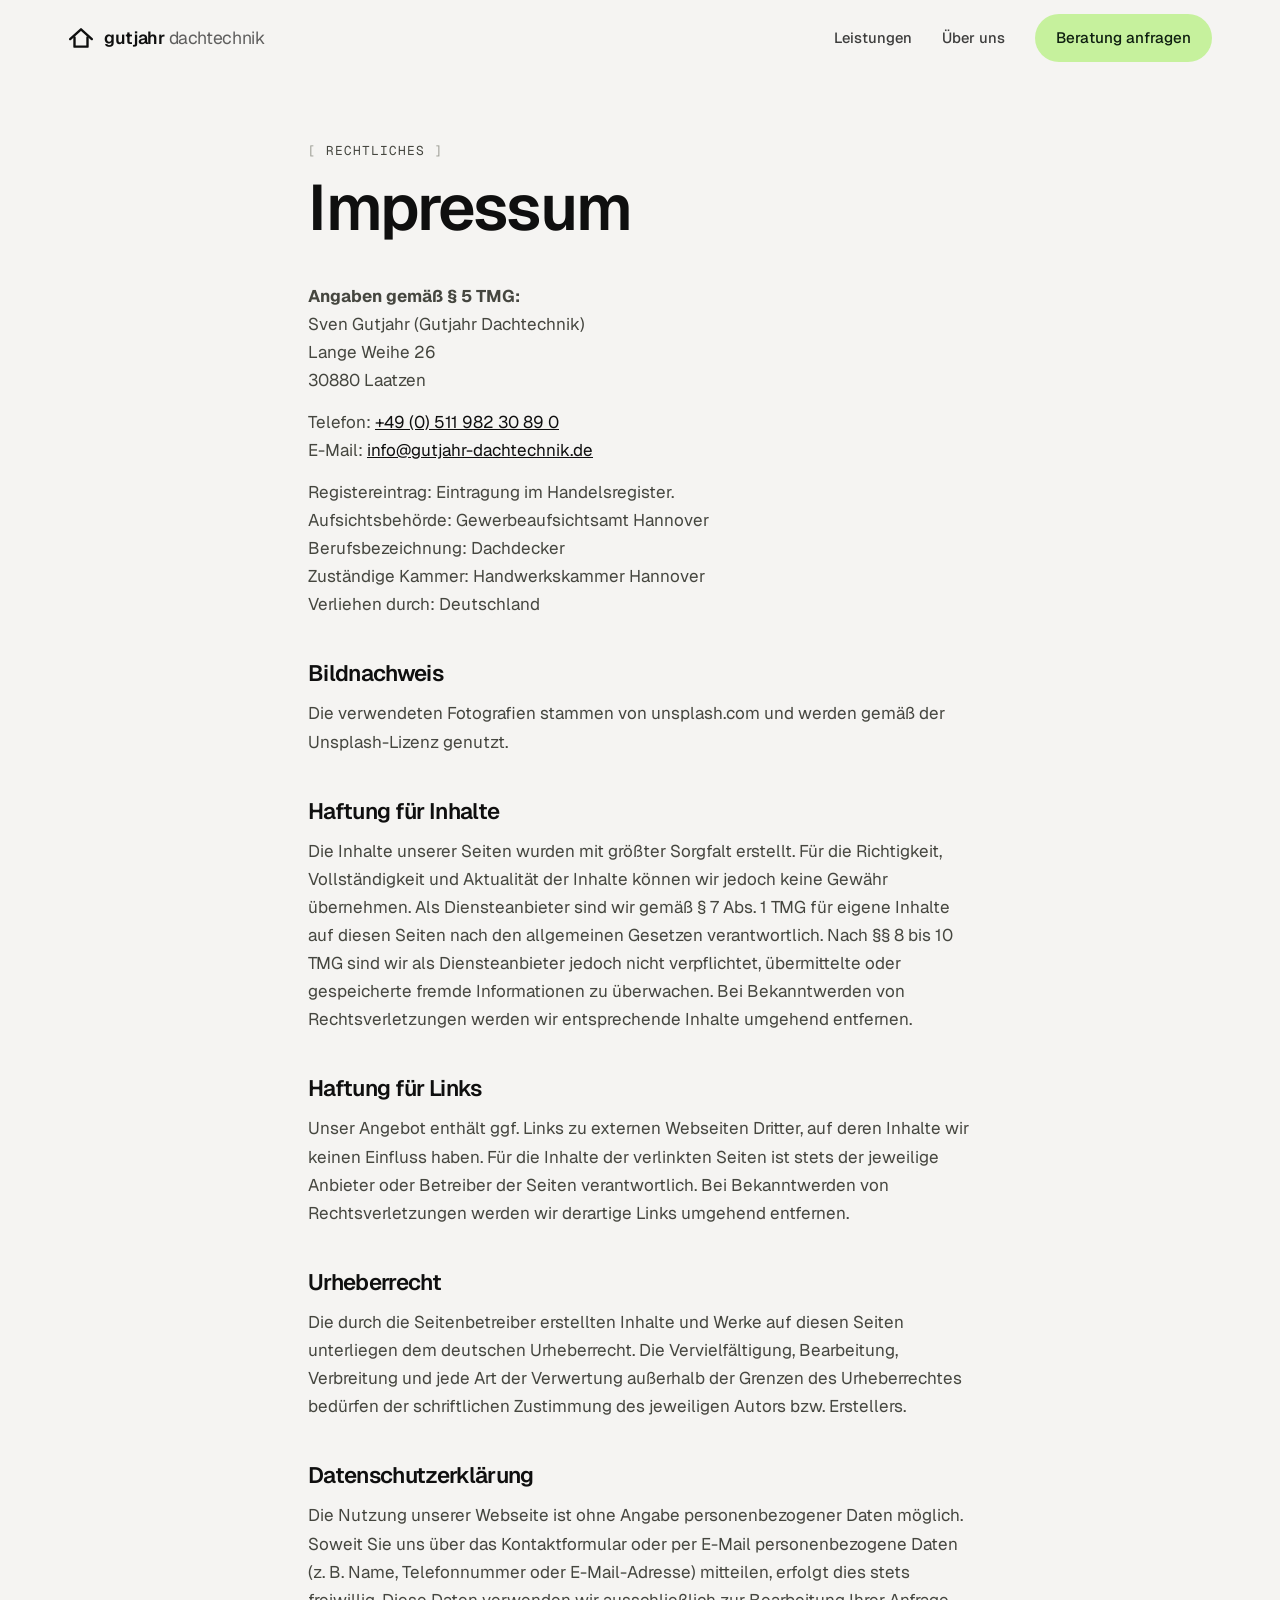
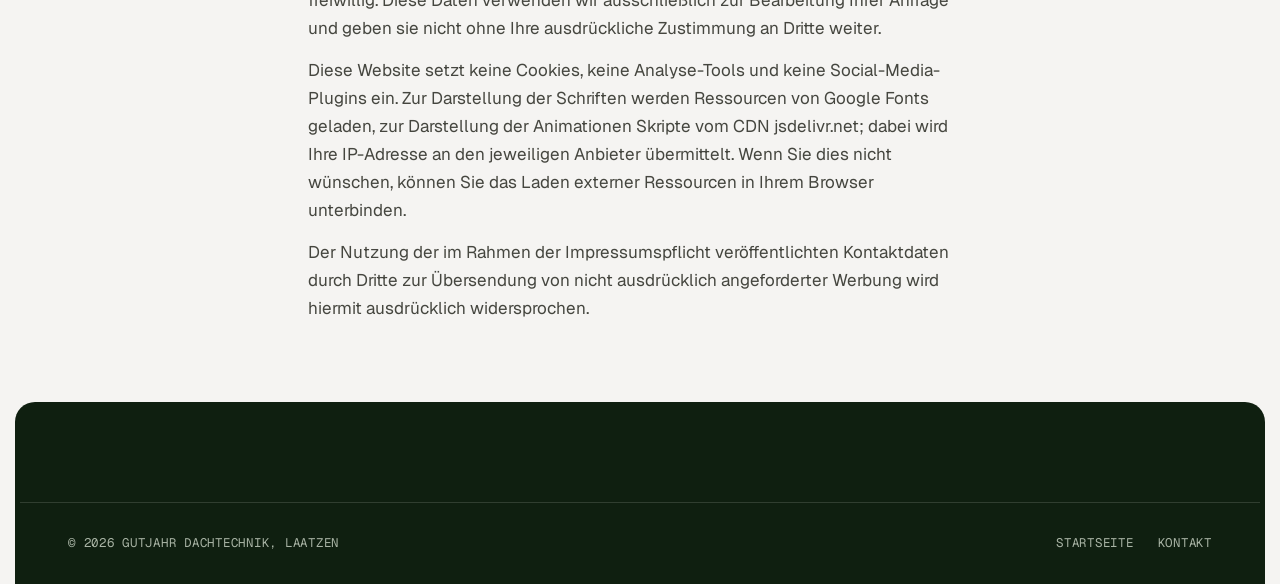
<file: impressum.html>
<!DOCTYPE html>
<html lang="de">
<head>
<meta charset="utf-8">
<meta name="viewport" content="width=device-width, initial-scale=1">
<meta name="color-scheme" content="only light">
<title>Impressum &amp; Datenschutz – Gutjahr Dachtechnik</title>
<meta name="robots" content="noindex, follow">
<link rel="preconnect" href="https://fonts.googleapis.com">
<link rel="preconnect" href="https://fonts.gstatic.com" crossorigin>
<link href="https://fonts.googleapis.com/css2?family=Geist:wght@400;500;600;700&family=Geist+Mono:wght@400;500&display=swap" rel="stylesheet">
<link rel="stylesheet" href="css/style.css?v=3">
</head>
<body>

<a class="skip-link" href="#inhalt">Zum Inhalt springen</a>

<header class="site-header is-scrolled">
  <div class="header-inner">
    <a href="index.html" class="wordmark" aria-label="Gutjahr Dachtechnik – Startseite">
      <span class="wordmark-mark" aria-hidden="true"><svg viewBox="0 0 24 24" fill="none" stroke="currentColor" stroke-width="2.2" stroke-linecap="round" stroke-linejoin="round"><path d="M2 13 12 4l10 9"/><path d="M6 11.5V20h12v-8.5"/></svg></span>
      <span class="wordmark-text">gutjahr<em>dachtechnik</em></span>
    </a>
    <nav class="main-nav" id="main-nav" aria-label="Hauptnavigation">
      <a href="index.html#leistungen">Leistungen</a>
      <a href="index.html#ueber-uns">Über uns</a>
      <a class="nav-cta" href="index.html#kontakt">Kontakt</a>
    </nav>
    <a class="pill pill-lime header-cta" href="index.html#kontakt">Beratung anfragen</a>
    <button class="nav-toggle" id="nav-toggle" aria-expanded="false" aria-controls="main-nav" aria-label="Menü öffnen">
      <span></span><span></span>
    </button>
  </div>
</header>

<main id="inhalt">
  <div class="container legal-page">
    <p class="eyebrow"><span class="eyebrow-bracket">[</span> rechtliches <span class="eyebrow-bracket">]</span></p>
    <h1>Impressum</h1>

    <p><strong>Angaben gemäß §&nbsp;5 TMG:</strong><br>
    Sven Gutjahr (Gutjahr Dachtechnik)<br>
    Lange Weihe 26<br>
    30880 Laatzen</p>

    <p>Telefon: <a href="tel:+4951198230890">+49 (0) 511 982 30 89 0</a><br>
    E-Mail: <a href="mailto:info@gutjahr-dachtechnik.de">info@gutjahr-dachtechnik.de</a></p>

    <p>Registereintrag: Eintragung im Handelsregister.<br>
    Aufsichtsbehörde: Gewerbeaufsichtsamt Hannover<br>
    Berufsbezeichnung: Dachdecker<br>
    Zuständige Kammer: Handwerkskammer Hannover<br>
    Verliehen durch: Deutschland</p>

    <h2>Bildnachweis</h2>
    <p>Die verwendeten Fotografien stammen von unsplash.com und werden gemäß der
    Unsplash-Lizenz genutzt.</p>

    <h2>Haftung für Inhalte</h2>
    <p>Die Inhalte unserer Seiten wurden mit größter Sorgfalt erstellt. Für die Richtigkeit,
    Vollständigkeit und Aktualität der Inhalte können wir jedoch keine Gewähr übernehmen.
    Als Diensteanbieter sind wir gemäß §&nbsp;7 Abs.&nbsp;1 TMG für eigene Inhalte auf diesen Seiten
    nach den allgemeinen Gesetzen verantwortlich. Nach §§&nbsp;8 bis 10 TMG sind wir als
    Diensteanbieter jedoch nicht verpflichtet, übermittelte oder gespeicherte fremde
    Informationen zu überwachen. Bei Bekanntwerden von Rechtsverletzungen werden wir
    entsprechende Inhalte umgehend entfernen.</p>

    <h2>Haftung für Links</h2>
    <p>Unser Angebot enthält ggf. Links zu externen Webseiten Dritter, auf deren Inhalte wir
    keinen Einfluss haben. Für die Inhalte der verlinkten Seiten ist stets der jeweilige
    Anbieter oder Betreiber der Seiten verantwortlich. Bei Bekanntwerden von
    Rechtsverletzungen werden wir derartige Links umgehend entfernen.</p>

    <h2>Urheberrecht</h2>
    <p>Die durch die Seitenbetreiber erstellten Inhalte und Werke auf diesen Seiten unterliegen
    dem deutschen Urheberrecht. Die Vervielfältigung, Bearbeitung, Verbreitung und jede Art
    der Verwertung außerhalb der Grenzen des Urheberrechtes bedürfen der schriftlichen
    Zustimmung des jeweiligen Autors bzw. Erstellers.</p>

    <h2 id="datenschutz">Datenschutzerklärung</h2>
    <p>Die Nutzung unserer Webseite ist ohne Angabe personenbezogener Daten möglich. Soweit
    Sie uns über das Kontaktformular oder per E-Mail personenbezogene Daten (z.&nbsp;B. Name,
    Telefonnummer oder E-Mail-Adresse) mitteilen, erfolgt dies stets freiwillig. Diese Daten
    verwenden wir ausschließlich zur Bearbeitung Ihrer Anfrage und geben sie nicht ohne Ihre
    ausdrückliche Zustimmung an Dritte weiter.</p>
    <p>Diese Website setzt keine Cookies, keine Analyse-Tools und keine Social-Media-Plugins
    ein. Zur Darstellung der Schriften werden Ressourcen von Google Fonts geladen, zur
    Darstellung der Animationen Skripte vom CDN jsdelivr.net; dabei wird Ihre IP-Adresse an
    den jeweiligen Anbieter übermittelt. Wenn Sie dies nicht wünschen, können Sie das Laden
    externer Ressourcen in Ihrem Browser unterbinden.</p>
    <p>Der Nutzung der im Rahmen der Impressumspflicht veröffentlichten Kontaktdaten durch
    Dritte zur Übersendung von nicht ausdrücklich angeforderter Werbung wird hiermit
    ausdrücklich widersprochen.</p>
  </div>
</main>

<footer class="site-footer" style="margin-top:80px">
  <div class="container footer-bottom">
    <p class="mono-label">© <span id="year">2026</span> Gutjahr Dachtechnik, Laatzen</p>
    <div class="footer-legal">
      <a class="mono-label" href="index.html">Startseite</a>
      <a class="mono-label" href="index.html#kontakt">Kontakt</a>
    </div>
  </div>
</footer>

<script src="js/main.js"></script>
</body>
</html>
</file>
<file: css/style.css>
/* ==========================================================================
   GUTJAHR DACHTECHNIK — Redesign v2 "Alethia"
   Design language: off-white / deep forest / lime — Geist + Geist Mono
   ========================================================================== */

:root {
  /* Farb-Tokens (alethia.earth Sprache) */
  --bg:        #f5f4f2;
  --ink:       #0f0f0f;
  --ink-soft:  #45463f;
  --mute:      #5d5e56;
  --forest:    #0f1f10;
  --forest-2:  #16281a;
  --lime:      #c6f19d;
  --lime-soft: rgba(198, 241, 157, .14);
  --line:      #e0e0e0;
  --line-dark: rgba(245, 244, 242, .14);
  --white:     #ffffff;
  --on-dark:   #eef1ea;
  --on-dark-mute: #a8b3a4;

  /* Typo */
  --font-sans: "Geist", "Segoe UI", system-ui, sans-serif;
  --font-mono: "Geist Mono", "Consolas", monospace;

  /* Layout */
  --container: 1240px;
  --pad: clamp(20px, 4vw, 48px);
  --radius: 20px;
  --radius-sm: 12px;

  --ease-out: cubic-bezier(.22, 1, .36, 1);
}

/* ===== Reset / Basis ===== */
*, *::before, *::after { box-sizing: border-box; margin: 0; padding: 0; }

html { scroll-behavior: smooth; }
html.lenis, html.lenis body { height: auto; }
.lenis.lenis-smooth { scroll-behavior: auto !important; }

body {
  font-family: var(--font-sans);
  font-size: 17px;
  line-height: 1.65;
  color: var(--ink);
  background: var(--bg);
  -webkit-font-smoothing: antialiased;
  overflow-x: clip;
}

img { max-width: 100%; height: auto; display: block; }
a { color: inherit; }

h1, h2, h3 { font-weight: 600; letter-spacing: -0.03em; line-height: 1.04; text-wrap: balance; }
h1 { font-size: clamp(3rem, 9vw, 7rem); }
h2 { font-size: clamp(2.2rem, 5.5vw, 4.4rem); }
h3 { font-size: clamp(1.25rem, 2vw, 1.6rem); letter-spacing: -0.02em; line-height: 1.2; }

.container { max-width: var(--container); margin-inline: auto; padding-inline: var(--pad); }
.section { padding-block: clamp(90px, 12vw, 170px); }

::selection { background: var(--lime); color: var(--forest); }

/* ===== Utility: Mono-Labels (alethia signature) ===== */
.mono-label {
  font-family: var(--font-mono);
  font-size: 0.78rem;
  font-weight: 400;
  letter-spacing: 0.06em;
  text-transform: uppercase;
  color: var(--mute);
}

.eyebrow {
  font-family: var(--font-mono);
  font-size: 0.8rem;
  letter-spacing: 0.08em;
  text-transform: uppercase;
  color: var(--ink-soft);
  margin-bottom: clamp(20px, 3vw, 36px);
}
.eyebrow-bracket { color: #9b9c93; }
.eyebrow-lime { color: var(--lime); }
.eyebrow-lime .eyebrow-bracket { color: rgba(198, 241, 157, .5); }
.eyebrow-dark { color: var(--forest); }
.eyebrow-dark .eyebrow-bracket { color: rgba(15, 31, 16, .45); }

/* Status-Punkt mit Puls (alethia "Status Indicator") */
.status-row { display: inline-flex; align-items: center; gap: 10px; }
.status-dot {
  width: 8px; height: 8px; border-radius: 50%;
  background: var(--lime);
  box-shadow: 0 0 0 0 rgba(198, 241, 157, .6);
  animation: pulse 2.4s var(--ease-out) infinite;
  flex: none;
}
.section-dark .status-dot,
.hero .status-dot,
.site-footer .status-dot { background: var(--lime); }
.kontakt .status-dot { background: #6fae3f; box-shadow: 0 0 0 0 rgba(111, 174, 63, .5); }
@keyframes pulse {
  0%   { box-shadow: 0 0 0 0 rgba(198, 241, 157, .55); }
  70%  { box-shadow: 0 0 0 12px rgba(198, 241, 157, 0); }
  100% { box-shadow: 0 0 0 0 rgba(198, 241, 157, 0); }
}

/* ===== Pills / Buttons ===== */
.pill {
  display: inline-flex; align-items: center; gap: 10px;
  font-family: var(--font-sans);
  font-size: 0.95rem; font-weight: 500;
  padding: 14px 26px;
  border-radius: 999px;
  border: 1px solid transparent;
  text-decoration: none;
  cursor: pointer;
  transition: transform .35s var(--ease-out), background .25s, color .25s, border-color .25s;
  min-height: 48px;
}
.pill:hover { transform: translateY(-2px); }
.pill-arrow { display: inline-block; transition: transform .35s var(--ease-out); }
.pill:hover .pill-arrow { transform: translateX(4px); }

.pill-lime  { background: var(--lime); color: var(--forest); }
.pill-lime:hover { background: #d3f5b2; }
.pill-ghost { background: rgba(245, 244, 242, .08); color: var(--on-dark); border-color: rgba(245, 244, 242, .28); backdrop-filter: blur(6px); }
.pill-ghost:hover { border-color: rgba(245, 244, 242, .6); }
.pill-dark  { background: var(--forest); color: var(--on-dark); }
.pill-dark:hover { background: #1c3320; }
.pill-ghost-dark { background: transparent; color: var(--forest); border-color: rgba(15, 31, 16, .35); }
.pill-ghost-dark:hover { border-color: var(--forest); }

/* ===== Skip-Link / Scroll-Progress ===== */
.skip-link {
  position: fixed; top: -60px; left: 16px; z-index: 200;
  background: var(--forest); color: var(--on-dark);
  padding: 12px 20px; border-radius: 8px;
  transition: top .2s;
}
.skip-link:focus { top: 12px; }

.scroll-progress {
  position: fixed; top: 0; left: 0; z-index: 120;
  width: 100%; height: 2px;
  background: var(--lime);
  transform-origin: 0 50%;
  transform: scaleX(0);
}

/* ===== Header ===== */
.site-header {
  position: fixed; inset-inline: 0; top: 0; z-index: 100;
  transition: transform .45s var(--ease-out), background .3s, border-color .3s;
  border-bottom: 1px solid transparent;
}
.site-header.is-scrolled {
  background: rgba(245, 244, 242, .82);
  backdrop-filter: blur(14px);
  border-bottom-color: var(--line);
}
.site-header.is-hidden { transform: translateY(-105%); }
.site-header.on-dark:not(.is-scrolled) { color: var(--on-dark); }

.header-inner {
  max-width: var(--container); margin-inline: auto; padding-inline: var(--pad);
  display: flex; align-items: center; gap: 28px;
  height: 76px;
}

.wordmark { display: inline-flex; align-items: center; gap: 10px; text-decoration: none; }
.wordmark-mark { width: 26px; height: 26px; color: currentColor; }
.wordmark-mark svg { width: 100%; height: 100%; }
.wordmark-text { font-weight: 600; font-size: 1.1rem; letter-spacing: -0.02em; }
.wordmark-text em { font-style: normal; font-weight: 400; opacity: .65; margin-left: 4px; }

.main-nav { display: flex; align-items: center; gap: 26px; margin-left: auto; }
.main-nav a {
  font-size: 0.92rem; font-weight: 500; text-decoration: none;
  opacity: .8; transition: opacity .2s;
  padding: 10px 2px;
  white-space: nowrap;
}
.main-nav a:hover { opacity: 1; }
.nav-idx {
  font-family: var(--font-mono); font-size: 0.65rem;
  vertical-align: super; margin-right: 4px; opacity: .55;
}
.main-nav .nav-cta { display: none; }
.header-cta { padding: 10px 20px; min-height: 44px; }

.nav-toggle {
  display: none; margin-left: auto;
  width: 48px; height: 48px;
  background: none; border: 0; cursor: pointer;
  flex-direction: column; justify-content: center; align-items: center; gap: 7px;
}
.nav-toggle span {
  width: 26px; height: 2px; background: currentColor;
  transition: transform .3s var(--ease-out);
}
.nav-toggle[aria-expanded="true"] span:first-child { transform: translateY(4.5px) rotate(45deg); }
.nav-toggle[aria-expanded="true"] span:last-child { transform: translateY(-4.5px) rotate(-45deg); }

@media (max-width: 900px) {
  .header-cta { display: none; }
  .nav-toggle { display: flex; }
  .main-nav {
    position: fixed; inset: 0; z-index: 1;
    flex-direction: column; justify-content: center; gap: 8px;
    background: var(--forest); color: var(--on-dark);
    opacity: 0; visibility: hidden;
    transition: opacity .35s var(--ease-out), visibility .35s;
  }
  /* Logo und Schließen-Button über dem Overlay halten */
  .wordmark, .nav-toggle { position: relative; z-index: 2; }
  .main-nav.is-open { opacity: 1; visibility: visible; }
  .main-nav a { font-size: 1.7rem; font-weight: 600; opacity: 1; padding: 12px; }
  .main-nav .nav-cta { display: block; color: var(--lime); }
  .site-header.nav-open { color: var(--on-dark); background: transparent; border-bottom-color: transparent; }
}

/* ===== Hero ===== */
.hero {
  position: relative;
  min-height: 100svh;
  display: flex; flex-direction: column; justify-content: center;
  color: var(--on-dark);
  background: var(--forest);
  overflow: clip;
}
.hero-bg { position: absolute; inset: 0; }
.hero-bg img {
  width: 100%; height: 100%; object-fit: cover;
  opacity: .5; filter: saturate(.55) brightness(.85);
  transform: scale(1.08);
}
#hero-canvas { position: absolute; inset: 0; width: 100%; height: 100%; }
.hero-shade {
  position: absolute; inset: 0;
  background:
    linear-gradient(180deg, rgba(15,31,16,.55) 0%, rgba(15,31,16,.25) 40%, rgba(15,31,16,.82) 100%),
    radial-gradient(90% 70% at 20% 60%, rgba(15,31,16,.55), transparent 70%);
}

.hero-inner {
  position: relative; z-index: 2;
  max-width: var(--container); width: 100%;
  margin-inline: auto; padding-inline: var(--pad);
  padding-top: 90px;
}
.hero .status-row { margin-bottom: 26px; }
.hero .mono-label { color: var(--lime); }
.hero h1 { max-width: 12ch; }
.hero-lead {
  max-width: 54ch;
  margin-top: 28px;
  font-size: clamp(1.02rem, 1.4vw, 1.2rem);
  color: rgba(238, 241, 234, .82);
}
.hero-actions { display: flex; flex-wrap: wrap; gap: 14px; margin-top: 38px; }

.hero-data {
  position: relative; z-index: 2;
  max-width: var(--container); width: 100%;
  margin-inline: auto; padding-inline: var(--pad);
  margin-top: auto;
  padding-block: 26px;
  display: flex; flex-wrap: wrap; gap: 14px 36px;
  border-top: 1px solid var(--line-dark);
  font-family: var(--font-mono); font-size: 0.72rem;
  letter-spacing: 0.07em; text-transform: uppercase;
  color: var(--on-dark-mute);
}
.hero-data .hero-scroll { margin-left: auto; }
.hero-scroll i { font-style: normal; display: inline-block; animation: bob 2s ease-in-out infinite; }
@keyframes bob { 50% { transform: translateY(4px); } }

/* ===== Trust strip: Marquee, reagiert auf Scroll-Geschwindigkeit ===== */
.trust-strip {
  border-bottom: 1px solid var(--line);
  background: var(--bg);
  overflow: clip;
  padding-block: 22px;
}
.trust-track {
  display: flex; width: max-content;
  will-change: transform;
}
.trust-seg {
  display: flex; align-items: center; gap: 22px;
  padding-right: 22px;
  white-space: nowrap;
  flex: none;
}
.trust-seg i {
  font-style: normal; font-family: var(--font-mono);
  color: #9b9c93; font-size: 0.9rem;
}
/* Fallback ohne GSAP: konstante CSS-Animation */
@keyframes marquee { to { transform: translateX(-50%); } }
html.io-motion .trust-track { animation: marquee 28s linear infinite; }

/* ===== Vision ===== */
.vision { text-align: left; }
.vision-statement {
  font-size: clamp(1.7rem, 3.6vw, 3rem);
  font-weight: 500; letter-spacing: -0.025em; line-height: 1.28;
  max-width: 24ch; text-wrap: balance;
  color: var(--ink);
}
.vision-statement .w { opacity: .12; }
.vision-sign { display: block; margin-top: 36px; }

/* ===== Sections common ===== */
.section-head { margin-bottom: clamp(48px, 7vw, 90px); }
.section-head h2 { max-width: 16ch; }
.head-dim { color: #a3a49b; }
.head-lime { color: var(--lime); }
.section-lead {
  max-width: 58ch; margin-top: 28px;
  font-size: clamp(1rem, 1.3vw, 1.15rem);
}

/* ===== Leistungen ===== */
.section-services { background: var(--bg); }

.services-layout {
  display: grid;
  grid-template-columns: minmax(320px, 460px) 1fr;
  gap: clamp(40px, 6vw, 90px);
  align-items: start;
}

.services-preview {
  position: sticky; top: 110px;
  border-radius: var(--radius);
  overflow: hidden;
  aspect-ratio: 4 / 4.6;
  background: var(--forest);
}
.services-preview img {
  position: absolute; inset: 0;
  width: 100%; height: 100%; object-fit: cover;
  opacity: 0; transform: scale(1.06);
  transition: opacity .6s var(--ease-out), transform .8s var(--ease-out);
}
.services-preview img.is-active { opacity: 1; transform: scale(1); }
.services-preview figcaption {
  position: absolute; left: 18px; bottom: 16px; z-index: 2;
  background: rgba(15, 31, 16, .72); color: var(--lime);
  backdrop-filter: blur(8px);
  padding: 8px 14px; border-radius: 999px;
}

.services-list { border-top: 1px solid var(--line); }
.service-row {
  position: relative;
  display: grid;
  grid-template-columns: 64px 1fr 40px;
  gap: 18px;
  padding: clamp(24px, 3vw, 36px) 8px;
  border-bottom: 1px solid var(--line);
  cursor: pointer;
  transition: background .3s;
}
.service-row:hover, .service-row.is-active { background: rgba(255, 255, 255, .75); }
.service-num { padding-top: 6px; color: #9b9c93; transition: color .3s; }
.service-row.is-active .service-num { color: var(--ink); }
.service-body p {
  margin-top: 10px; max-width: 52ch;
  color: var(--mute); font-size: 0.98rem;
}
.service-thumb { display: none; }
.service-arrow {
  justify-self: end; align-self: start;
  font-size: 1.2rem; color: #9b9c93;
  transition: transform .35s var(--ease-out), color .3s;
}
.service-row:hover .service-arrow, .service-row.is-active .service-arrow {
  color: var(--ink); transform: translate(3px, -3px);
}

@media (max-width: 960px) {
  .services-layout { grid-template-columns: 1fr; }
  .services-preview { display: none; }
  .service-row { grid-template-columns: 48px 1fr; }
  .service-arrow { display: none; }
  .service-thumb {
    display: block; margin-top: 16px;
    border-radius: var(--radius-sm); overflow: hidden;
    aspect-ratio: 16 / 9;
  }
  .service-thumb img { width: 100%; height: 100%; object-fit: cover; }
}

/* ===== Energieberatung (dark) ===== */
.section-dark {
  background: var(--forest);
  color: var(--on-dark);
  border-radius: var(--radius);
  margin-inline: clamp(8px, 1.2vw, 16px);
}
.section-dark .section-lead { color: var(--on-dark-mute); }
.section-dark .mono-label { color: var(--on-dark-mute); }

.steps {
  position: relative;
  display: grid;
  grid-template-columns: repeat(4, 1fr);
  gap: clamp(20px, 3vw, 40px);
  padding-top: 40px;
}
.steps-progress {
  position: absolute; top: 0; left: 0; right: 0;
  height: 1px; background: var(--line-dark);
}
.steps-progress i {
  display: block; height: 100%; width: 100%;
  background: var(--lime);
  transform-origin: 0 50%; transform: scaleX(0);
}
.step { padding-top: 6px; }
.step-num { color: var(--lime) !important; margin-bottom: 14px; }
.step h3 { color: var(--on-dark); }
.step p { margin-top: 10px; color: var(--on-dark-mute); font-size: 0.95rem; }

.energie-cta {
  margin-top: clamp(48px, 6vw, 80px);
  display: flex; flex-wrap: wrap; align-items: center; gap: 16px;
  padding: 22px clamp(20px, 3vw, 32px);
  border: 1px solid var(--line-dark);
  border-radius: 999px;
}
.energie-cta .pill { margin-left: auto; }

@media (max-width: 960px) {
  .steps { grid-template-columns: repeat(2, 1fr); }
}
@media (max-width: 560px) {
  .steps { grid-template-columns: 1fr; }
  .energie-cta { border-radius: var(--radius); }
  .energie-cta .pill { margin-left: 0; }
}

/* ===== Stats ===== */
.stats { padding-block: clamp(70px, 9vw, 120px); }
.stats-inner {
  display: grid; grid-template-columns: repeat(4, 1fr);
  gap: clamp(24px, 4vw, 48px);
}
.stat {
  border-left: 1px solid var(--line);
  padding-left: clamp(16px, 2vw, 28px);
  display: flex; flex-direction: column; gap: 10px;
}
.stat-num {
  font-size: clamp(2.6rem, 5vw, 4.2rem);
  font-weight: 600; letter-spacing: -0.04em; line-height: 1;
  font-variant-numeric: tabular-nums;
}
@media (max-width: 800px) { .stats-inner { grid-template-columns: repeat(2, 1fr); row-gap: 40px; } }

/* ===== Showcase + Daten-Marker ===== */
.showcase { padding-block: clamp(40px, 6vw, 80px); }
.showcase-media {
  position: relative;
  border-radius: var(--radius);
  overflow: hidden;
  aspect-ratio: 16 / 9.5;
  background: var(--forest);
}
.showcase-media > img {
  width: 100%; height: 100%; object-fit: cover;
  transform: scale(1.12);
}
@media (max-width: 700px) { .showcase-media { aspect-ratio: 4 / 5; } }

.marker {
  position: absolute; left: var(--mx); top: var(--my); z-index: 3;
  /* Positionen pro Marker (Desktop) */
}
.marker.m1 { --mx: 22%; --my: 30%; }
.marker.m2 { --mx: 63%; --my: 52%; }
.marker.m3 { --mx: 34%; --my: 56%; }
.marker {
  display: flex; align-items: center; gap: 10px;
  transform: translate(-9px, -9px);
}
.marker-dot {
  width: 18px; height: 18px; border-radius: 50%; flex: none;
  background: rgba(198, 241, 157, .25);
  border: 1.5px solid var(--lime);
  position: relative;
}
.marker-dot::after {
  content: ""; position: absolute; inset: 4.5px;
  border-radius: 50%; background: var(--lime);
}
.marker .marker-tip {
  background: rgba(15, 31, 16, .78); color: var(--on-dark);
  backdrop-filter: blur(8px);
  padding: 7px 13px; border-radius: 999px;
  white-space: nowrap;
  border: 1px solid rgba(198, 241, 157, .25);
}
@media (max-width: 700px) {
  .marker .marker-tip { font-size: 0.62rem; padding: 5px 9px; white-space: normal; max-width: 180px; }
  /* Marker auf Mobil neu verteilen, damit Tooltips nicht kollidieren */
  .marker.m1 { --mx: 12%; --my: 14%; }
  .marker.m2 { --mx: 40%; --my: 38%; }
  .marker.m3 { --mx: 16%; --my: 54%; }
}

.showcase-caption {
  position: absolute; inset-inline: 0; bottom: 0; z-index: 2;
  padding: clamp(24px, 4vw, 48px);
  background: linear-gradient(180deg, transparent, rgba(15, 31, 16, .88));
  color: var(--on-dark);
}
.showcase-caption blockquote {
  font-size: clamp(1.5rem, 3.4vw, 2.8rem);
  font-weight: 600; letter-spacing: -0.03em; line-height: 1.15;
  max-width: 22ch;
}
.showcase-caption .mono-label { display: block; margin-top: 14px; color: var(--lime); }

/* ===== Über uns / Timeline ===== */
.ueber-inner {
  display: grid;
  grid-template-columns: 1.05fr 1fr;
  gap: clamp(48px, 7vw, 110px);
  align-items: start;
}
.ueber-text > p { max-width: 50ch; }
.ueber-media {
  margin-top: clamp(32px, 4vw, 48px); position: relative;
  border-radius: var(--radius); overflow: clip;
}
.ueber-media img { border-radius: var(--radius); }
.ueber-media figcaption {
  position: absolute; left: 16px; bottom: 14px;
  background: rgba(15, 31, 16, .72); color: var(--lime);
  backdrop-filter: blur(8px);
  padding: 7px 13px; border-radius: 999px;
}

.timeline-wrap { position: relative; padding-left: 28px; margin-top: 8px; }
.tl-line {
  position: absolute; left: 3px; top: 8px; bottom: 8px;
  width: 1px; background: var(--line);
}
.tl-line i {
  display: block; width: 100%; height: 100%;
  background: var(--forest);
  transform-origin: 50% 0; transform: scaleY(0);
}
.timeline { list-style: none; display: flex; flex-direction: column; gap: clamp(28px, 3.4vw, 44px); }
.tl-item { position: relative; }
.tl-item::before {
  content: ""; position: absolute; left: -29px; top: 7px;
  width: 9px; height: 9px; border-radius: 50%;
  background: var(--bg); border: 1.5px solid var(--forest);
}
.tl-year { display: block; color: var(--ink); margin-bottom: 6px; }
.tl-text { color: var(--mute); font-size: 0.98rem; max-width: 46ch; display: block; }

@media (max-width: 900px) { .ueber-inner { grid-template-columns: 1fr; } }

/* ===== Karriere (lime band) ===== */
.section-lime {
  background: var(--lime);
  color: var(--forest);
  border-radius: var(--radius);
  margin-inline: clamp(8px, 1.2vw, 16px);
}
.karriere-inner h2 { font-size: clamp(2.6rem, 7vw, 5.6rem); }
.karriere-lead { max-width: 44ch; margin-top: 26px; font-size: clamp(1rem, 1.3vw, 1.15rem); }
.karriere-cta { display: flex; flex-wrap: wrap; gap: 14px; margin-top: 40px; }

/* ===== Kontakt ===== */
.kontakt-inner {
  display: grid;
  grid-template-columns: 1fr 1.1fr;
  gap: clamp(48px, 7vw, 100px);
  align-items: start;
}
.kontakt-text > p { max-width: 44ch; }
.kontakt-details { font-style: normal; margin-block: 36px; display: flex; flex-direction: column; gap: 20px; }
.kontakt-details .k-label { display: block; margin-bottom: 4px; }
.kontakt-details a { text-decoration-color: rgba(15, 15, 15, .3); text-underline-offset: 3px; padding-block: 4px; display: inline-block; }

.kontakt-form {
  background: var(--white);
  border: 1px solid var(--line);
  border-radius: var(--radius);
  padding: clamp(24px, 3.4vw, 44px);
}
.form-row { margin-bottom: 20px; }
.form-row label { display: block; font-size: 0.9rem; font-weight: 500; margin-bottom: 8px; }
.req { color: #b0552a; }
.form-row input[type="text"],
.form-row input[type="tel"],
.form-row input[type="email"],
.form-row textarea {
  width: 100%;
  font: inherit; font-size: 0.98rem;
  padding: 13px 16px;
  border: 1px solid var(--line);
  border-radius: var(--radius-sm);
  background: var(--bg);
  transition: border-color .2s, background .2s;
}
.form-row input:focus, .form-row textarea:focus {
  outline: 2px solid var(--forest); outline-offset: 1px;
  background: var(--white);
}
.form-row-split { display: grid; grid-template-columns: 1fr 1fr; gap: 16px; }
@media (max-width: 560px) { .form-row-split { grid-template-columns: 1fr; } }
.form-hint { margin: -6px 0 18px; }
.form-check { display: flex; align-items: center; gap: 12px; }
.form-check input {
  width: 22px; height: 22px; accent-color: var(--forest); flex: none;
}
.form-check label { margin: 0; padding-block: 10px; }
.form-submit { border: 0; width: 100%; justify-content: center; font-size: 1rem; }
.form-note { margin-top: 14px; min-height: 1.2em; text-transform: none; letter-spacing: 0; }

@media (max-width: 900px) { .kontakt-inner { grid-template-columns: 1fr; } }

/* ===== Footer ===== */
.site-footer {
  background: var(--forest);
  color: var(--on-dark);
  border-radius: var(--radius) var(--radius) 0 0;
  margin-inline: clamp(8px, 1.2vw, 16px);
  padding-top: clamp(60px, 8vw, 100px);
  overflow: clip;
}
.site-footer .mono-label { color: var(--on-dark-mute); }
.footer-top {
  display: grid; grid-template-columns: 1.2fr 1fr;
  gap: clamp(40px, 6vw, 90px);
  padding-bottom: clamp(48px, 6vw, 80px);
}
.footer-tag { margin-top: 20px; font-size: clamp(1.2rem, 2vw, 1.6rem); font-weight: 500; letter-spacing: -0.02em; line-height: 1.35; }
.footer-nav { display: grid; grid-template-columns: 1fr 1fr; gap: 32px; }
.footer-col-head { margin-bottom: 16px; }
.footer-nav a {
  display: block; text-decoration: none;
  color: var(--on-dark); opacity: .85;
  padding-block: 7px; font-size: 0.98rem;
  transition: opacity .2s, transform .3s var(--ease-out);
}
.footer-nav a:hover { opacity: 1; transform: translateX(4px); color: var(--lime); }

.footer-wordmark {
  font-weight: 700;
  font-size: clamp(4.5rem, 17.5vw, 15.5rem);
  letter-spacing: -0.05em; line-height: 0.78;
  text-align: center;
  color: var(--forest-2);
  -webkit-text-stroke: 1px rgba(198, 241, 157, .28);
  user-select: none;
  transform: translateY(6%);
}
.footer-bottom {
  display: flex; flex-wrap: wrap; align-items: center; justify-content: space-between; gap: 12px;
  padding-block: 22px;
  border-top: 1px solid var(--line-dark);
}
.footer-legal { display: flex; gap: 24px; }
.footer-legal a { text-decoration: none; padding-block: 8px; }
.footer-legal a:hover { color: var(--lime); }
@media (max-width: 800px) { .footer-top { grid-template-columns: 1fr; } }

/* ===== Legal page ===== */
.legal-page { max-width: 760px; padding-top: 140px; }
.legal-page h1 { font-size: clamp(2.4rem, 6vw, 4rem); margin-bottom: 40px; }
.legal-page h2 { font-size: 1.4rem; margin: 44px 0 14px; }
.legal-page p { margin-bottom: 14px; color: var(--ink-soft); }
.legal-page a { color: var(--ink); }

/* ===== Motion: Ausgangszustände nur wenn JS aktiv ===== */
html.has-js .reveal { opacity: 0; }
html.has-js [data-hero] { opacity: 0; }

/* IntersectionObserver-Fallback (kein GSAP) */
html.io-motion .reveal,
html.io-motion [data-hero] {
  opacity: 0; transform: translateY(24px); filter: blur(6px);
  transition: opacity .8s var(--ease-out), transform .8s var(--ease-out), filter .8s var(--ease-out);
}
html.io-motion .reveal.in-view,
html.io-motion [data-hero].in-view {
  opacity: 1; transform: none; filter: none;
}
html.io-motion .steps-progress i { transform: scaleX(1); transition: transform 1.4s var(--ease-out); }
html.io-motion .tl-line i { transform: scaleY(1); transition: transform 1.4s var(--ease-out); }

/* ===== Reduced motion ===== */
@media (prefers-reduced-motion: reduce) {
  html.has-js .reveal, html.has-js [data-hero] { opacity: 1 !important; transform: none !important; filter: none !important; }
  .status-dot, .hero-scroll i { animation: none; }
  .steps-progress i { transform: scaleX(1); }
  .tl-line i { transform: scaleY(1); }
  .trust-track { animation: none !important; }
  * { scroll-behavior: auto !important; }
}
</file>
